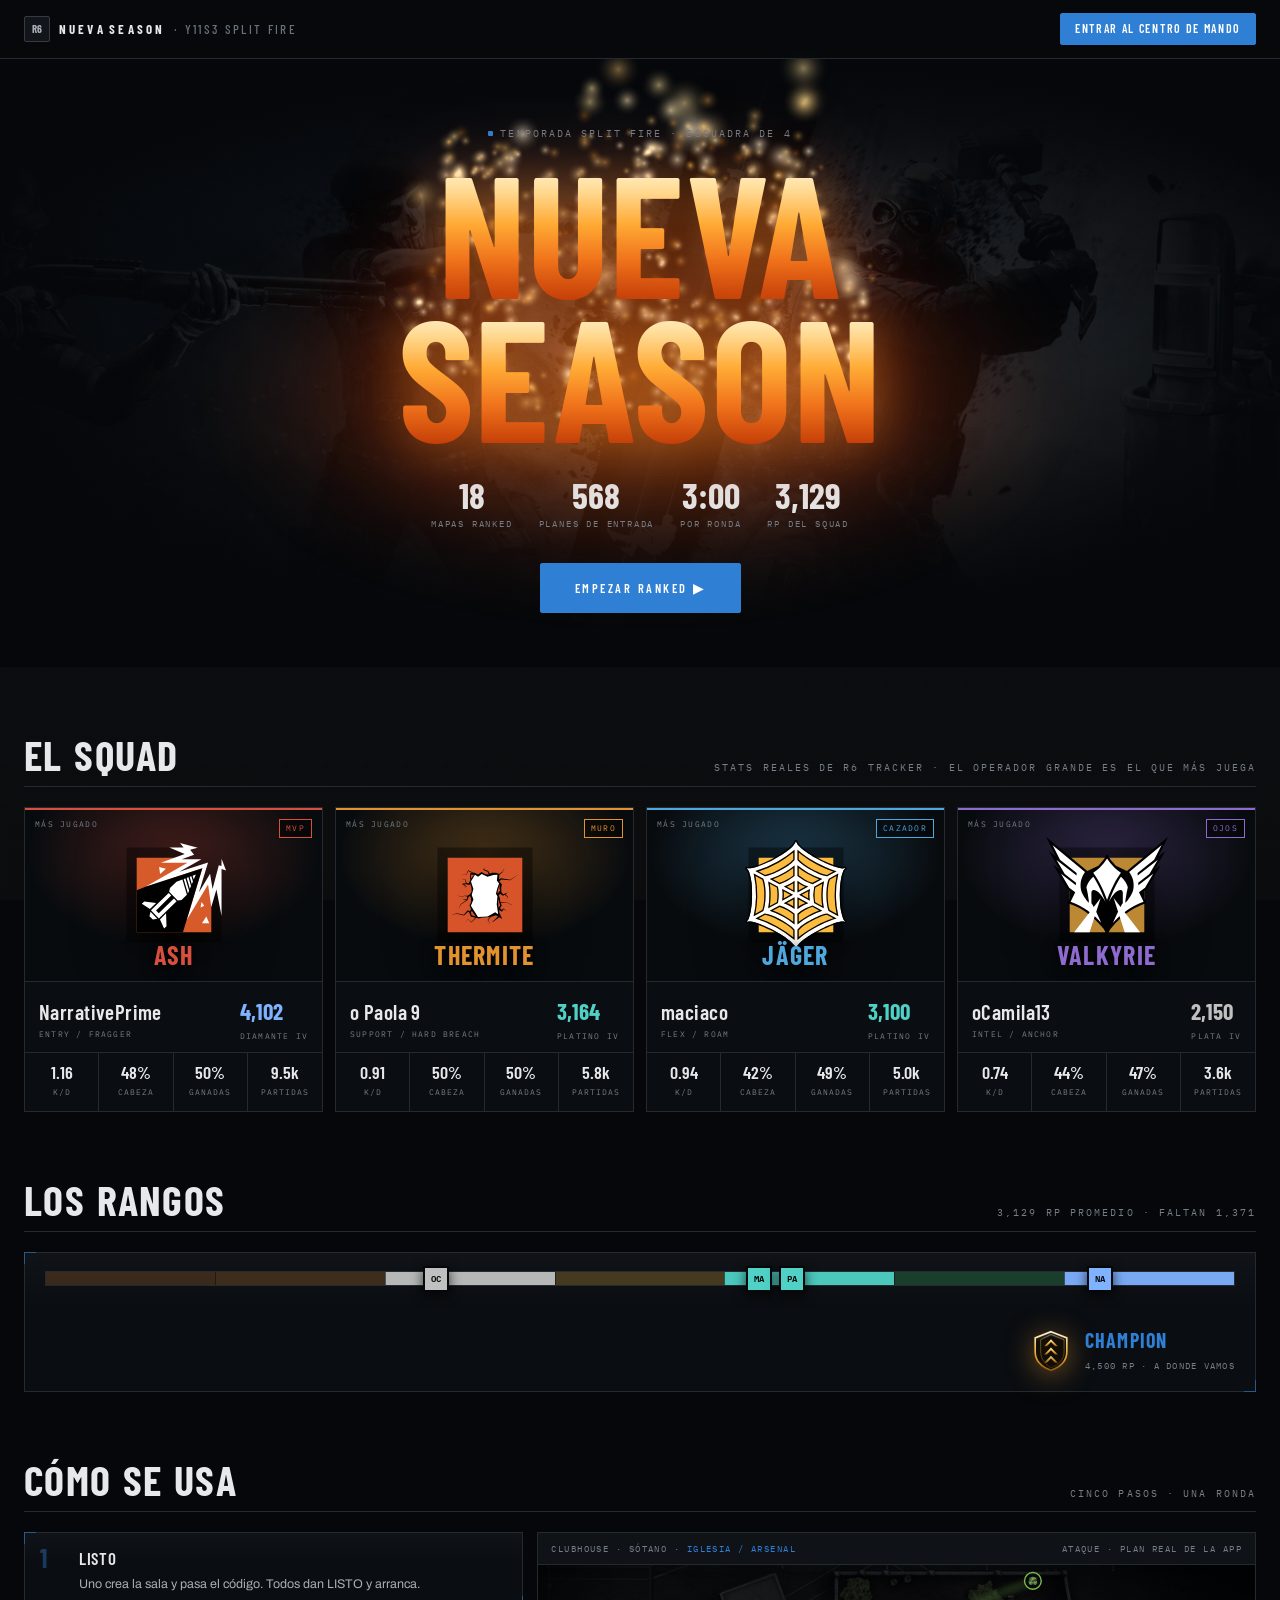
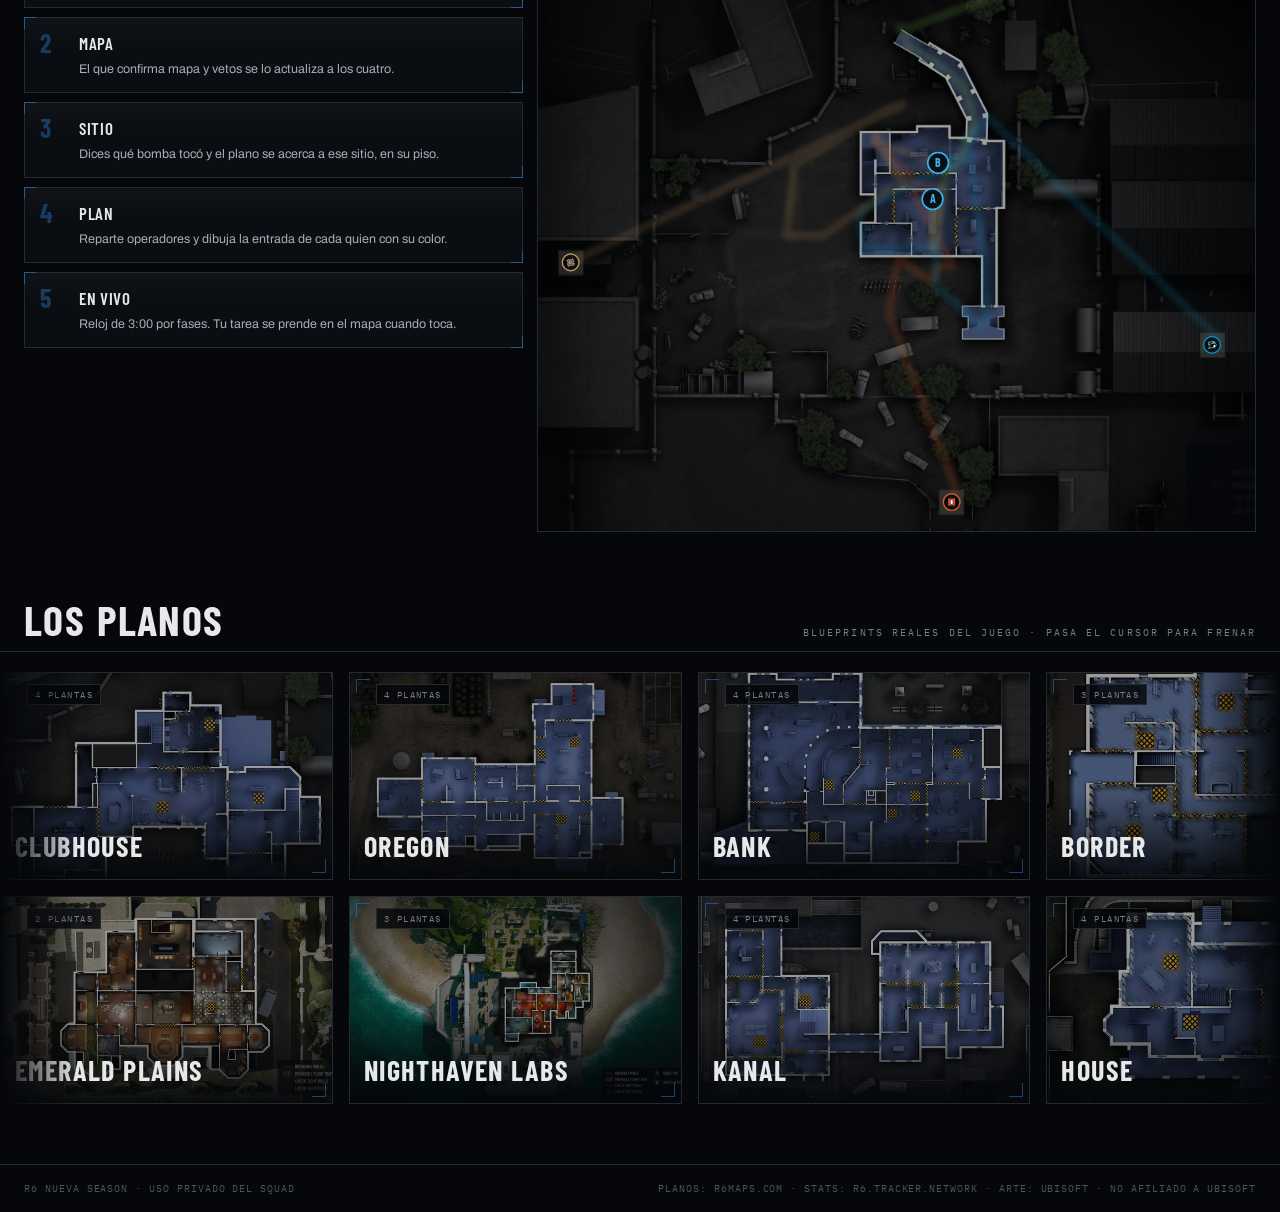
<file: index.html>
<!doctype html>
<html lang="es">
<head>
<meta charset="utf-8">
<meta name="viewport" content="width=device-width,initial-scale=1">
<title>R6 NUEVA SEASON · Centro de mando del squad</title>
<link rel="icon" href="data:image/svg+xml,<svg xmlns='http://www.w3.org/2000/svg' viewBox='0 0 32 32'><rect width='32' height='32' rx='4' fill='%230a0b0d'/><text x='16' y='22' font-family='monospace' font-weight='700' font-size='15' fill='%23e2932f' text-anchor='middle'>R6</text></svg>">
<link rel="preconnect" href="https://fonts.googleapis.com"><link rel="preconnect" href="https://fonts.gstatic.com" crossorigin><link href="https://fonts.googleapis.com/css2?family=Barlow+Condensed:wght@500;600;700&family=Saira+Condensed:wght@500;600;700&family=Oswald:wght@400;500;600&family=Archivo:wght@400;500;600&family=IBM+Plex+Mono:wght@400;500;600&display=swap" rel="stylesheet">
<link rel="stylesheet" href="css/base.css?v=1788492722">
<style>
body{background:#05070a}
.wrap{max-width:1280px;margin:0 auto;padding:0 24px}

/* ---------- chrome HUD ---------- */
header.top{position:sticky;top:0;z-index:30;display:flex;align-items:center;justify-content:space-between;
  padding:13px 24px;border-bottom:1px solid var(--line);background:rgba(5,7,10,.86);backdrop-filter:blur(10px)}
.hud{position:relative;border:1px solid var(--line);background:linear-gradient(180deg,rgba(255,255,255,.022),transparent 40%),#0a0d11}
.hud::before,.hud::after{content:"";position:absolute;width:11px;height:11px;border:1px solid var(--acc);opacity:.55;pointer-events:none}
.hud::before{left:-1px;top:-1px;border-right:0;border-bottom:0}
.hud::after{right:-1px;bottom:-1px;border-left:0;border-top:0}
.tag{display:inline-flex;align-items:center;gap:7px;font-family:var(--mono);font-size:9.5px;letter-spacing:.22em;
  text-transform:uppercase;color:var(--dim)}
.tag b{width:5px;height:5px;background:var(--acc);border-radius:1px;animation:late 2.4s ease-in-out infinite}
@keyframes late{0%,100%{opacity:1}50%{opacity:.25}}
.sec{padding:66px 0 0}
.sec .hd{display:flex;align-items:flex-end;justify-content:space-between;gap:16px;margin-bottom:20px;flex-wrap:wrap;
  border-bottom:1px solid var(--line);padding-bottom:11px}
.sec .hd h2{font-family:var(--disp);font-weight:700;text-transform:uppercase;font-size:clamp(25px,3.9vw,42px);
  letter-spacing:.03em;margin:0;line-height:1}
.sec .hd h2 em{font-style:normal;color:var(--acc)}

/* ---------- 1. hero con fuego ---------- */
.hero{position:relative;display:flex;flex-direction:column;align-items:center;justify-content:center;
  padding:clamp(46px,7vh,86px) 24px clamp(44px,6vh,72px);isolation:isolate}
/* key art oficial de Siege detras; se apaga fuerte para que el fuego y el titulo manden */
.hero .bg{position:absolute;inset:0;z-index:-4;background:#05070a;overflow:hidden}
.hero .bg img{position:absolute;inset:0;width:100%;height:100%;object-fit:cover;object-position:50% 42%;
  opacity:.46;filter:grayscale(.28) contrast(1.06) brightness(.82);
  animation:derivar 26s ease-in-out infinite alternate}
@keyframes derivar{from{transform:scale(1.06) translateX(-1.2%)}to{transform:scale(1.12) translateX(1.2%)}}
.hero .velo{position:absolute;inset:0;z-index:-3;pointer-events:none;
  background:radial-gradient(64% 56% at 50% 46%,rgba(5,7,10,.30),rgba(5,7,10,.80) 62%,#05070a 92%),
             linear-gradient(180deg,rgba(5,7,10,.9),transparent 22%,transparent 62%,#05070a 100%),
             radial-gradient(58% 44% at 50% 62%,rgba(224,96,20,.20),transparent 72%)}
.hero .rej{position:absolute;inset:0;z-index:-3;opacity:.20;
  background-image:linear-gradient(rgba(255,255,255,.05) 1px,transparent 1px),linear-gradient(90deg,rgba(255,255,255,.05) 1px,transparent 1px);
  background-size:64px 64px;
  -webkit-mask-image:radial-gradient(64% 58% at 50% 46%,#000,transparent 78%);mask-image:radial-gradient(64% 58% at 50% 46%,#000,transparent 78%)}
#fuego{position:absolute;left:0;top:0;z-index:-2;pointer-events:none;mix-blend-mode:screen;filter:blur(.5px) saturate(1.12)}
.hero .aura{position:absolute;left:0;right:0;top:48%;height:min(660px,72vh);transform:translateY(-50%);
  z-index:-2;pointer-events:none;
  background:radial-gradient(44% 40% at 50% 56%,rgba(255,146,38,.5),rgba(212,62,10,.24) 44%,transparent 74%);
  filter:blur(42px);animation:aura 3.6s ease-in-out infinite;opacity:.85}
@keyframes aura{0%,100%{opacity:.66;transform:translateY(-50%) scale(1)}50%{opacity:1;transform:translateY(-50%) scale(1.06)}}
.hero .caja{position:relative;text-align:center;width:100%}
.hero .kick{margin-bottom:18px}
#titulo{font-family:var(--disp);font-weight:700;line-height:.84;letter-spacing:.006em;margin:0;text-transform:uppercase;
  font-size:clamp(54px,13.4vw,178px);position:relative}
#titulo span{display:block;
  background:linear-gradient(180deg,#fff6e2 0%,#ffdf9e 20%,#ffab35 46%,#f0721b 72%,#c23c07 100%);
  -webkit-background-clip:text;background-clip:text;color:transparent;
  filter:drop-shadow(0 0 26px rgba(255,150,45,.45)) drop-shadow(0 6px 46px rgba(200,52,8,.4))}
#titulo span:first-child{animation:brotar .8s cubic-bezier(.2,.75,.3,1) both}
#titulo span:last-child{animation:brotar .8s cubic-bezier(.2,.75,.3,1) .16s both}
@keyframes brotar{from{opacity:0;transform:translateY(30px) scaleY(.82)}to{opacity:1;transform:none}}
.hero .pie{display:flex;gap:26px;justify-content:center;flex-wrap:wrap;margin-top:30px}
.hero .pie div{text-align:center}
.hero .pie b{display:block;font-family:var(--disp);font-size:clamp(24px,3.4vw,36px);font-weight:700;line-height:1;color:var(--ink)}
.hero .pie small{font-family:var(--mono);font-size:9px;letter-spacing:.2em;text-transform:uppercase;color:var(--dim)}
.hero .go{margin-top:30px;display:inline-flex}
.hero .go .btn{height:50px;padding:0 34px;font-size:12.5px;letter-spacing:.2em}

/* ---------- 2. squad ---------- */
.roster{display:grid;grid-template-columns:repeat(auto-fit,minmax(226px,1fr));gap:12px}
@media(min-width:1080px){.roster{grid-template-columns:repeat(4,1fr)}}
.mem{position:relative;overflow:hidden;display:flex;flex-direction:column;transition:transform .35s cubic-bezier(.2,.7,.3,1)}
.mem:hover{transform:translateY(-4px)}
.mem .bar{height:2px;background:var(--c,var(--acc))}
.mem .op{position:relative;height:172px;display:grid;place-items:center;overflow:hidden;border-bottom:1px solid var(--line);
  background:radial-gradient(68% 76% at 50% 26%,color-mix(in srgb,var(--c,var(--acc)) 30%,transparent),transparent 72%),#080b0e}
.mem .op img{width:128px;height:128px;object-fit:contain;filter:drop-shadow(0 12px 26px rgba(0,0,0,.65));
  transition:transform .55s cubic-bezier(.2,.7,.3,1)}
.mem:hover .op img{transform:scale(1.09) rotate(-1.5deg)}
.mem .op .opn{position:absolute;left:0;right:0;bottom:7px;text-align:center;font-family:var(--disp);font-weight:700;
  text-transform:uppercase;font-size:26px;letter-spacing:.05em;color:var(--c,var(--acc));text-shadow:0 2px 16px rgba(0,0,0,.9)}
.mem .op .rol{position:absolute;top:9px;left:10px;font-family:var(--mono);font-size:8px;letter-spacing:.16em;
  text-transform:uppercase;color:var(--dim)}
.mem .op .tg{position:absolute;top:9px;right:10px;font-family:var(--mono);font-size:8px;letter-spacing:.16em;
  padding:3px 6px;border:1px solid var(--c,var(--acc));color:var(--c,var(--acc));background:rgba(0,0,0,.45)}
.mem .id{display:flex;align-items:baseline;justify-content:space-between;gap:8px;padding:13px 14px 9px}
.mem .id b{font-family:var(--disp);font-size:21px;font-weight:600;line-height:1;letter-spacing:.02em}
.mem .id i{font-style:normal;font-family:var(--disp);font-size:23px;font-weight:700}
.mem .id em{display:block;font-style:normal;font-family:var(--mono);font-size:8px;letter-spacing:.15em;
  text-transform:uppercase;color:var(--dim);text-align:right;margin-top:3px}
.mem .st{display:grid;grid-template-columns:repeat(4,1fr);border-top:1px solid var(--line);margin-top:auto}
.mem .st div{padding:10px 4px;text-align:center;border-right:1px solid var(--line)}
.mem .st div:last-child{border-right:0}
.mem .st b{display:block;font-family:var(--disp);font-size:18px;font-weight:600;line-height:1}
.mem .st small{font-family:var(--mono);font-size:8px;letter-spacing:.13em;text-transform:uppercase;color:var(--dim)}

/* ---------- 3. rangos ---------- */
.rangos{padding:18px 20px 16px}
.lad{position:relative;padding-bottom:32px}
.tiers{display:flex;height:15px;overflow:hidden;border:1px solid var(--line)}
.tiers span{position:relative;flex:1 1 0;background:var(--c);opacity:.26;transition:opacity .4s}
.tiers span.hay{opacity:.95}
.tiers span+span{border-left:1px solid rgba(0,0,0,.55)}
.tiers em{position:absolute;left:0;right:0;top:20px;font-style:normal;font-family:var(--mono);font-size:8px;
  letter-spacing:.1em;text-transform:uppercase;color:var(--mute);text-align:center;white-space:nowrap;overflow:hidden}
.pins{position:absolute;left:0;right:0;top:-5px;height:24px}
.pins b{position:absolute;left:0;transform:translateX(-50%);width:26px;height:26px;border:2px solid #05070a;
  display:grid;place-items:center;font-family:var(--mono);font-size:9px;font-weight:600;color:#05070a;
  box-shadow:0 3px 12px rgba(0,0,0,.7);animation:pinIn .9s cubic-bezier(.2,.7,.3,1) both}
@keyframes pinIn{from{opacity:0;transform:translateX(-50%) translateY(-14px) scale(.5)}to{opacity:1}}
.meta{display:flex;align-items:center;gap:12px;justify-content:flex-end;margin-top:8px}
.meta img{filter:drop-shadow(0 4px 14px rgba(226,147,47,.5))}
.meta b{display:block;font-family:var(--disp);font-size:20px;letter-spacing:.06em;text-transform:uppercase;color:var(--acc)}
.meta small{font-family:var(--mono);font-size:9px;letter-spacing:.14em;text-transform:uppercase;color:var(--dim)}

/* ---------- 4. como se usa + mapa vivo ---------- */
.uso{display:grid;grid-template-columns:1fr;gap:14px}
@media(min-width:1000px){.uso{grid-template-columns:.82fr 1.18fr}}
.pasos{display:grid;gap:9px;align-content:start}
.paso{display:flex;gap:13px;align-items:flex-start;padding:13px 15px}
.paso .n{font-family:var(--disp);font-size:26px;font-weight:700;line-height:.9;color:var(--acc);opacity:.4;min-width:26px}
.paso b{display:block;font-family:var(--disp);font-size:17px;font-weight:600;text-transform:uppercase;letter-spacing:.04em;margin-bottom:3px}
.paso span{font-size:12.5px;line-height:1.5;color:var(--ink2)}
.tac{position:relative;overflow:hidden}
.tac .cab{display:flex;align-items:center;justify-content:space-between;gap:10px;padding:9px 13px;
  border-bottom:1px solid var(--line);font-family:var(--mono);font-size:9px;letter-spacing:.16em;text-transform:uppercase;color:var(--dim)}
.tac .cab i{font-style:normal;color:var(--acc)}
.tac .vis{position:relative;background:#05070a;aspect-ratio:1800/1420}
.tac .vis img{position:absolute;top:0;left:-21.111%;width:142.222%;height:101.408%;max-width:none;object-fit:fill;opacity:.62;filter:saturate(.85) contrast(1.05)}
.tac .vis svg{position:absolute;inset:0;width:100%;height:100%}
.tac .ru{fill:none;stroke-width:9;stroke-linecap:round;stroke-linejoin:round;
  stroke-dasharray:var(--l);stroke-dashoffset:var(--l);animation:trazar 9s ease-in-out infinite}
.tac .glow{fill:none;stroke-width:22;stroke-linecap:round;stroke-linejoin:round;opacity:.16;filter:blur(6px)}
@keyframes trazar{0%{stroke-dashoffset:var(--l)}42%,72%{stroke-dashoffset:0}100%{stroke-dashoffset:calc(var(--l) * -1)}}
.tac .bmb{animation:latir 2.2s ease-in-out infinite}
@keyframes latir{0%,100%{opacity:1}50%{opacity:.45}}
.corta{display:none}
@media(max-width:620px){
  header.top{padding:11px 14px}
  .brand i{display:none}
  .larga{display:none}.corta{display:inline}
  .wrap{padding:0 16px}
  .sec{padding:44px 0 0}
  .hero .pie{gap:16px}
}

/* ---------- 5. cinta infinita de planos, en grande ---------- */
.cinta{padding:66px 0 0;overflow:hidden}
.cinta .hd{max-width:1280px;margin:0 auto 20px;padding:0 24px;display:flex;align-items:flex-end;justify-content:space-between;
  gap:16px;flex-wrap:wrap;border-bottom:1px solid var(--line);padding-bottom:11px}
.cinta .hd h2{font-family:var(--disp);font-weight:700;text-transform:uppercase;font-size:clamp(25px,3.9vw,42px);
  letter-spacing:.03em;margin:0;line-height:1}
.cinta .hd h2 em{font-style:normal;color:var(--acc)}
.riel{position:relative;-webkit-mask-image:linear-gradient(90deg,transparent,#000 6%,#000 94%,transparent);
  mask-image:linear-gradient(90deg,transparent,#000 6%,#000 94%,transparent)}
.riel .via{display:flex;gap:16px;width:max-content;animation:correr 96s linear infinite;will-change:transform}
.riel:hover .via{animation-play-state:paused}
.riel+.riel{margin-top:16px}
.riel.rev .via{animation-direction:reverse;animation-duration:118s}
@keyframes correr{from{transform:translateX(0)}to{transform:translateX(-50%)}}
.plano{position:relative;flex:0 0 auto;width:clamp(300px,26vw,440px);aspect-ratio:16/10;overflow:hidden;
  border:1px solid var(--line);background:#080b0e;display:block;transition:border-color .3s}
.plano::before,.plano::after{content:"";position:absolute;width:13px;height:13px;border:1px solid var(--acc);opacity:.5;z-index:2}
.plano::before{left:6px;top:6px;border-right:0;border-bottom:0}
.plano::after{right:6px;bottom:6px;border-left:0;border-top:0}
.plano:hover{border-color:var(--acc)}
.plano img{width:100%;height:100%;object-fit:cover;opacity:.6;transition:opacity .4s,transform .7s cubic-bezier(.2,.7,.3,1)}
.plano:hover img{opacity:1;transform:scale(1.06)}
.plano .nm{position:absolute;left:0;right:0;bottom:0;padding:34px 14px 12px;font-family:var(--disp);font-weight:700;
  font-size:clamp(20px,2.2vw,30px);letter-spacing:.05em;text-transform:uppercase;color:var(--ink);
  background:linear-gradient(180deg,transparent,rgba(4,6,9,.94))}
.plano .fl{position:absolute;top:11px;left:26px;font-family:var(--mono);font-size:9px;letter-spacing:.16em;
  text-transform:uppercase;color:var(--dim);background:rgba(4,6,9,.82);border:1px solid var(--line);padding:3px 7px;z-index:2}
@media(prefers-reduced-motion:reduce){.riel .via{animation:none}.riel{overflow-x:auto}}
footer{margin-top:60px;padding:17px 24px;border-top:1px solid var(--line);font-family:var(--mono);font-size:9.5px;
  letter-spacing:.1em;text-transform:uppercase;color:var(--mute);display:flex;justify-content:space-between;flex-wrap:wrap;gap:8px}
@media(prefers-reduced-motion:reduce){#fuego{display:none}.hero .aura,.tac .ru,.tac .bmb{animation:none}.tac .ru{stroke-dashoffset:0}}
</style>
</head>
<body>
<div class="scanline"></div>

<header class="top">
  <a class="brand" href="index.html"><span class="r6">R6</span><b data-fx>Nueva Season</b><i class="flick">· Y11S3 Split Fire</i></a>
  <a class="btn p" href="app.html"><span class="larga">Entrar al centro de mando</span><span class="corta">Entrar</span></a>
</header>

<section class="hero">
  <div class="bg"><img src="img/ui/hero-r6.jpg" alt="" fetchpriority="high"></div><div class="velo"></div><div class="rej"></div><div class="aura"></div>
  <canvas id="fuego" aria-hidden="true"></canvas>
  <div class="caja">
    <div class="kick tag"><b></b> Temporada Split Fire · escuadra de 4</div>
    <h1 id="titulo"><span>Nueva</span><span>Season</span></h1>
    <div class="pie">
      <div><b id="kMapas">18</b><small>Mapas ranked</small></div>
      <div><b id="kPlanes">—</b><small>Planes de entrada</small></div>
      <div><b>3:00</b><small>Por ronda</small></div>
      <div><b id="kRp">—</b><small>RP del squad</small></div>
    </div>
    <div class="go"><a class="btn p" href="app.html">Empezar ranked ▶</a></div>
  </div>
</section>

<div class="wrap">
  <section class="sec" id="squad">
    <div class="hd"><h2 class="h-disp" data-fx>El <em>squad</em></h2><span class="tag">Stats reales de R6 Tracker · el operador grande es el que más juega</span></div>
    <div class="roster" id="roster"></div>
  </section>

  <section class="sec" id="rangos">
    <div class="hd"><h2 class="h-disp" data-fx>Los <em>rangos</em></h2><span class="tag" id="promRp">—</span></div>
    <div class="hud rangos">
      <div class="lad"><div class="tiers" id="tiers"></div><div class="pins" id="pins"></div></div>
      <div class="meta"><img src="img/ui/champion.svg" alt="" width="44" height="44"><div><b>Champion</b><small>4,500 RP · a donde vamos</small></div></div>
    </div>
  </section>

  <section class="sec" id="como">
    <div class="hd"><h2 class="h-disp" data-fx>Cómo se <em>usa</em></h2><span class="tag">Cinco pasos · una ronda</span></div>
    <div class="uso">
      <div class="pasos">
        <div class="hud paso"><span class="n">1</span><div><b>Listo</b><span>Uno crea la sala y pasa el código. Todos dan LISTO y arranca.</span></div></div>
        <div class="hud paso"><span class="n">2</span><div><b>Mapa</b><span>El que confirma mapa y vetos se lo actualiza a los cuatro.</span></div></div>
        <div class="hud paso"><span class="n">3</span><div><b>Sitio</b><span>Dices qué bomba tocó y el plano se acerca a ese sitio, en su piso.</span></div></div>
        <div class="hud paso"><span class="n">4</span><div><b>Plan</b><span>Reparte operadores y dibuja la entrada de cada quien con su color.</span></div></div>
        <div class="hud paso"><span class="n">5</span><div><b>En vivo</b><span>Reloj de 3:00 por fases. Tu tarea se prende en el mapa cuando toca.</span></div></div>
      </div>
      <div class="hud tac">
        <div class="cab"><span>Clubhouse · Sótano · <i>Iglesia / Arsenal</i></span><span>Ataque · plan real de la app</span></div>
        <div class="vis">
          <img src="img/maps/clubhouse/0.jpg" alt="Plano del sótano de Clubhouse" loading="lazy">
          <svg viewBox="380 0 1800 1420" preserveAspectRatio="xMidYMid slice" aria-hidden="true">
            <rect x="2010" y="1205" width="420" height="240" fill="#05070a" opacity=".95"/>
            <g id="rutas"></g>
            <g class="bmb">
              <circle cx="1371" cy="588" r="26" fill="rgba(6,9,13,.9)" stroke="#39b6f0" stroke-width="4"/>
              <text x="1371" y="599" text-anchor="middle" fill="#39b6f0" font-family="Barlow Condensed,sans-serif" font-weight="700" font-size="30">A</text>
              <circle cx="1385" cy="497" r="26" fill="rgba(6,9,13,.9)" stroke="#39b6f0" stroke-width="4"/>
              <text x="1385" y="508" text-anchor="middle" fill="#39b6f0" font-family="Barlow Condensed,sans-serif" font-weight="700" font-size="30">B</text>
            </g>
            <g id="monos"></g>
          </svg>
        </div>
      </div>
    </div>
  </section>
</div>


<section class="cinta">
  <div class="hd"><h2 class="h-disp" data-fx>Los <em>planos</em></h2><span class="tag">Blueprints reales del juego · pasa el cursor para frenar</span></div>
  <div class="riel"><div class="via" id="via1"></div></div>
  <div class="riel rev"><div class="via" id="via2"></div></div>
</section>

<footer><span>R6 Nueva Season · uso privado del squad</span><span>Planos: r6maps.com · Stats: r6.tracker.network · Arte: Ubisoft · No afiliado a Ubisoft</span></footer>

<script src="js/store.js?v=1788492722"></script>
<script src="js/fx.js?v=1788492722"></script>
<script src="js/theme.js?v=1788492722"></script>
<script src="js/data-ops.js?v=1788492722"></script>
<script src="js/data-squad.js?v=1788492722"></script>
<script src="js/data-ranks.js?v=1788492722"></script>
<script src="js/data-maps.js?v=1788492722"></script>
<script>
/* ============ 1. FUEGO: partículas que salen de las propias letras ============ */
(() => {
  const cv = document.getElementById('fuego'), tit = document.getElementById('titulo');
  if (!cv || !tit || matchMedia('(prefers-reduced-motion:reduce)').matches) return;
  const ctx = cv.getContext('2d');
  let emisores = [], P = [], W = 0, H = 0, DPR = Math.min(2, devicePixelRatio || 1), corriendo = false, esc = 1;

  // Lee la silueta REAL del título y saca los puntos por donde debe salir la llama.
  function leerLetras() {
    const r = tit.getBoundingClientRect(); if (!r.width) return false;
    const hr = cv.parentElement.getBoundingClientRect();
    esc = Math.min(1, r.width / 900);            // en telefono, llama mas corta
    // el lienzo nunca se sale del hero (si no, el telefono agarra scroll horizontal)
    const padX = Math.round(Math.min(r.height * .26, Math.max(0, (hr.width - r.width) / 2)));
    const padT = Math.round(r.height * (.55 + .31 * esc)), padB = Math.round(r.height * .18);
    W = Math.ceil(r.width + padX * 2); H = Math.ceil(r.height + padT + padB);
    cv.width = W * DPR; cv.height = H * DPR; cv.style.width = W + 'px'; cv.style.height = H + 'px';
    cv.style.left = Math.round(r.left - hr.left - padX) + 'px';     // pegado a las letras, no al centro del hero
    cv.style.top = Math.round(r.top - hr.top - padT) + 'px';
    ctx.setTransform(DPR, 0, 0, DPR, 0, 0);
    const pad = padX;

    const off = document.createElement('canvas'); off.width = W; off.height = H;
    const o = off.getContext('2d');
    const cs = getComputedStyle(tit.querySelector('span'));
    o.fillStyle = '#fff'; o.textAlign = 'center'; o.textBaseline = 'alphabetic';
    o.font = `${cs.fontWeight} ${cs.fontSize} ${cs.fontFamily}`;
    [...tit.querySelectorAll('span')].forEach(ln => {
      const b = ln.getBoundingClientRect();
      o.fillText(ln.textContent.toUpperCase(), W / 2, b.bottom - r.top + padT - b.height * .17);
    });
    const d = o.getImageData(0, 0, W, H).data;
    emisores = [];
    const paso = Math.max(2, Math.round(W / 320));
    for (let x = 0; x < W; x += paso) {
      let arriba = -1;
      for (let y = 0; y < H; y += 2) if (d[(y * W + x) * 4 + 3] > 90) { arriba = y; break; }
      if (arriba < 0) continue;
      emisores.push({ x, y: arriba });                          // el borde de arriba echa la llama larga
      for (let y = arriba; y < H; y += 9) if (d[(y * W + x) * 4 + 3] > 90) emisores.push({ x, y, dentro: 1 });
    }
    return emisores.length > 0;
  }

  const RAMPA = [[255, 252, 232], [255, 224, 150], [255, 168, 52], [236, 104, 20], [176, 44, 8], [78, 16, 6]];
  function color(t, a) {
    const i = Math.min(RAMPA.length - 2, Math.floor(t * (RAMPA.length - 1))), f = t * (RAMPA.length - 1) - i;
    const A = RAMPA[i], B = RAMPA[i + 1];
    return `rgba(${A[0] + (B[0] - A[0]) * f | 0},${A[1] + (B[1] - A[1]) * f | 0},${A[2] + (B[2] - A[2]) * f | 0},${a})`;
  }
  function nacer(n) {
    for (let k = 0; k < n && emisores.length; k++) {
      const e = emisores[(Math.random() * emisores.length) | 0];
      const borde = !e.dentro;
      P.push({ x: e.x + (Math.random() - .5) * (borde ? 6 : 4), y: e.y + (Math.random() - .5) * 4,
        vx: (Math.random() - .5) * .55, vy: -(borde ? 2.9 + Math.random() * 4.2 : 1.2 + Math.random() * 1.9) * (.6 + .4 * esc),
        r: ((borde ? 13 : 5.5) + Math.random() * (borde ? 17 : 8)) * (.55 + .45 * esc),
        vida: 0, max: (borde ? 72 : 40) + Math.random() * 58, s: Math.random() * 6.28 });
    }
  }

  let t = 0;
  function cuadro() {
    if (!corriendo) return;
    t += .016;
    ctx.clearRect(0, 0, W, H);
    ctx.globalCompositeOperation = 'lighter';
    nacer(Math.max(8, Math.round(W / 44)));            // menos particulas en pantallas chicas
    for (let i = P.length - 1; i >= 0; i--) {
      const p = P[i]; p.vida++;
      if (p.vida > p.max) { P.splice(i, 1); continue; }
      const k = p.vida / p.max;
      p.x += p.vx + Math.sin(t * 1.9 + p.s) * .5;               // la llama ondea
      p.y += p.vy; p.vy *= .988; p.vx *= .99;
      const rad = Math.max(.5, p.r * (1 - k * .55)), a = (1 - k) * (1 - k) * .68;
      const g = ctx.createRadialGradient(p.x, p.y, 0, p.x, p.y, rad);
      g.addColorStop(0, color(Math.min(1, k * 1.25), a));
      g.addColorStop(1, 'rgba(0,0,0,0)');
      ctx.fillStyle = g; ctx.beginPath(); ctx.arc(p.x, p.y, rad, 0, 6.2832); ctx.fill();
    }
    ctx.globalCompositeOperation = 'source-over';
    requestAnimationFrame(cuadro);
  }

  const arranca = () => { if (!leerLetras()) return; if (!corriendo) { corriendo = true; requestAnimationFrame(cuadro); } };
  (document.fonts ? document.fonts.ready : Promise.resolve()).then(() => setTimeout(arranca, 80));
  let rt; addEventListener('resize', () => { clearTimeout(rt); rt = setTimeout(() => { P = []; leerLetras(); }, 180); });
  document.addEventListener('visibilitychange', () => { if (document.hidden) corriendo = false; else if (emisores.length) { corriendo = true; requestAnimationFrame(cuadro); } });
})();

/* ============ 2. SQUAD, RANGOS Y PLAN REAL ============ */
(() => {
  const E = Store.esc;
  const COLS = { valeria: '#d94f3d', paola: '#e2932f', maciaco: '#4ea8de', camila: '#8f6bd0' };
  const rpDe = s => (s && s.season && s.season.rp) || (s && (s.seasons.find(x => x[1] > 0) || [])[1]) || 0;
  const rango = rp => (RANKS.rankOf ? RANKS.rankOf(rp, 3) : null);
  const opDe = id => (window.OPS || []).find(o => o.id === id);
  const R = SQUAD.filter(p => !p.removed && p.stats);

  document.getElementById('roster').innerHTML = R.map(p => {
    const s = p.stats, rp = rpDe(s), r = rango(rp), o = opDe(p.main), c = COLS[p.id] || 'var(--acc)';
    return `<div class="hud mem" style="--c:${c}">
      <div class="bar"></div>
      <div class="op"><span class="rol">Más jugado</span><span class="tg">${E(p.tag || '')}</span>
        <img src="img/ops/${E(p.main)}.svg" alt="" loading="lazy"><span class="opn">${E(o ? o.n : p.main)}</span></div>
      <div class="id"><div><b>${E(p.nick || p.id)}</b><em style="text-align:left">${E(p.role)}</em></div>
        <div><i style="color:${r ? r.color : 'var(--ink)'}">${rp.toLocaleString('es-MX')}</i><em>${r ? E(r.label) : 'sin rango'}</em></div></div>
      <div class="st">
        <div><b>${s.kd.toFixed(2)}</b><small>K/D</small></div>
        <div><b>${s.hs.toFixed(0)}%</b><small>Cabeza</small></div>
        <div><b>${s.win.toFixed(0)}%</b><small>Ganadas</small></div>
        <div><b>${(s.matches / 1000).toFixed(1)}k</b><small>Partidas</small></div>
      </div></div>`;
  }).join('');

  // escalera real de Ranked 3.0: 7 tramos de 500 RP, cada quien clavado en su RP
  const BASE = (RANKS.base && RANKS.base[3]) || 1000, TOP = 4500;
  const tiers = document.getElementById('tiers'), pins = document.getElementById('pins');
  RANKS.tiers.slice(0, 7).forEach(t => { const sp = document.createElement('span'); sp.style.setProperty('--c', t.c); sp.innerHTML = `<em>${t.n}</em>`; tiers.appendChild(sp); });
  const pos = rp => Math.max(0, Math.min(100, (rp - BASE) / (TOP - BASE) * 100));
  const ancho = 26 / (document.querySelector('.lad').clientWidth || 900) * 100 + .6;
  const gente = R.map(p => ({ p, rp: rpDe(p.stats), x: pos(rpDe(p.stats)) })).sort((a, b) => a.x - b.x);
  for (let k = 1; k < gente.length; k++) if (gente[k].x - gente[k - 1].x < ancho) gente[k].x = gente[k - 1].x + ancho;
  const sobra = gente.length ? gente[gente.length - 1].x - 100 : 0;
  if (sobra > 0) gente.forEach(g => { g.x -= sobra; });
  gente.forEach(({ p, rp, x }, i) => {
    const r = rango(rp), b = document.createElement('b');
    b.style.left = x + '%'; b.style.background = r ? r.color : 'var(--acc)'; b.style.animationDelay = (.2 + i * .12) + 's';
    b.textContent = (p.nick || p.id).replace(/^o\s+/i, '').slice(0, 2).toUpperCase();
    b.title = `${p.nick} · ${rp.toLocaleString('es-MX')} RP · ${r ? r.label : ''}`;
    pins.appendChild(b);
    const seg = tiers.children[r ? r.t : 0]; if (seg) seg.classList.add('hay');
  });
  const prom = Math.round(R.reduce((a, p) => a + rpDe(p.stats), 0) / Math.max(R.length, 1));
  document.getElementById('promRp').textContent = prom.toLocaleString('es-MX') + ' RP promedio · faltan ' + (TOP - prom).toLocaleString('es-MX');
  document.getElementById('kRp').textContent = prom.toLocaleString('es-MX');
  const ranked = (window.MAPS || []).filter(m => m.pool === 'ranked');
  document.getElementById('kMapas').textContent = ranked.length || 18;
  document.getElementById('kPlanes').textContent = ranked.reduce((a, m) => a + (m.sites || []).length, 0) * 8 || '—';


  // Cinta infinita de planos: cada mapa con su blueprint, dos rieles en sentidos opuestos.
  (async () => {
    let TH = {}; try { TH = await (await fetch('img/thumbs/index.json')).json(); } catch (e) {}
    const lista = (window.MAPS || []).filter(m => TH[m.id]).map(m => ({
      n: m.n, src: `img/thumbs/${m.id}.jpg`,
      fl: TH[m.id] + (TH[m.id] === 1 ? ' planta' : ' plantas')
    }));
    const cinta = document.querySelector('.cinta');
    if (lista.length < 4) { if (cinta) cinta.remove(); return; }
    const mitad = Math.ceil(lista.length / 2);
    const carta = m => `<a class="plano" href="app.html" title="${E(m.n)}"><img src="${E(m.src)}" loading="eager" decoding="async" alt=""><span class="fl">${E(m.fl)}</span><span class="nm">${E(m.n)}</span></a>`;
    const llena = (id, arr) => { const h = arr.map(carta).join(''); document.getElementById(id).innerHTML = h + h; };
    llena('via1', lista.slice(0, mitad));
    llena('via2', lista.slice(mitad).concat(lista.slice(0, 3)));
  })();

  // Plan real: estas rutas salieron del propio motor de la app (Clubhouse · Iglesia, ataque).
  const RUTAS = [
    { c: '#d75a28', op: 'thermite', x: 1419, y: 1349, d: 'M1430 1342 L1430 1318 L1261 875 L1278 776 L1288 739 L1368 799 L1384 759 L1401 755 L1420 755 L1304 535 L1228 431 L1227 445 L1337 555 L1390 558 L1374 713 L1371 588' },
    { c: '#0990bc', op: 'buck', x: 2073, y: 954, d: 'M2073 954 L2086 934 L1510 382 L1494 402 L1458 446 L1502 742 L1506 902 L1491 910 L1420 839 L1380 811 L1380 711 L1196 715 L1188 631 L1200 611 L1470 477 L1385 497' },
    { c: '#7bbc4b', op: 'zero', x: 1623, y: 40, d: 'M1623 40 L1314 158 L1286 158 L1316 208 L1386 250 L1446 302 L1469 357 L1474 406 L1434 490 L1406 522 L1374 713 L1371 588' },
    { c: '#bc9358', op: 'nomad', x: 462, y: 747, d: 'M462 747 L1297 349 L1256 363 L1024 503 L1004 679 L1096 679 L1268 563 L1299 558 L1228 431 L1227 445 L1385 497' }
  ];
  const NS = 'http://www.w3.org/2000/svg', gr = document.getElementById('rutas'), gm = document.getElementById('monos');
  const nodo = (t, at) => { const e = document.createElementNS(NS, t); for (const k in at) e.setAttribute(k, at[k]); return e; };
  RUTAS.forEach((r, i) => {
    gr.appendChild(nodo('path', { d: r.d, stroke: r.c, class: 'glow' }));
    const p = nodo('path', { d: r.d, stroke: r.c, class: 'ru' }); gr.appendChild(p);
    const L = Math.ceil(p.getTotalLength());
    p.style.setProperty('--l', L); p.style.animationDelay = (i * .55) + 's'; p.style.animationDuration = (7 + i * .6) + 's';
    const g = nodo('g', {});
    g.appendChild(nodo('circle', { cx: r.x, cy: r.y, r: 21, fill: 'rgba(6,9,13,.94)', stroke: r.c, 'stroke-width': 3.5 }));
    g.appendChild(nodo('image', { x: r.x - 15, y: r.y - 15, width: 30, height: 30, href: `img/ops/${r.op}.svg` }));
    gm.appendChild(g);
  });
})();
</script>
</body>
</html>
</file>
<file: css/base.css>
/* R6 NUEVA SEASON — base · centro de mando (sin neón, chapa mate y reglas finas) */
:root{
  --atk:#2f7fd4; --def:#8158c8; --obj:#d9a520;
  --bg:#0d0f11; --bg2:#111417; --panel:#15181c; --panel2:#1a1e23;
  --glass:linear-gradient(180deg,#181c21,#14171b);
  --line:#252a30; --line2:#343b43;
  --ink:#e6e8ea; --ink2:#a8afb6; --dim:#767e87; --mute:#4d545c;
  --acc:#2f7fd4; --acc2:#7fb4ea; --acc-dim:rgba(47,127,212,.14); --acc-glow:none;
  --red:#c8442f; --green:#5f9e50; --blue:#2f7fd4; --mag:#d9821f; --vio:#8a7fb5;
  --amber:#d9a520;
  --site:rgba(47,127,212,.16); --site-line:#2f7fd4;
  --mono:"IBM Plex Mono",ui-monospace,Menlo,monospace;
  --sans:"Archivo","Barlow Condensed",-apple-system,Arial,sans-serif;
  --disp:"Barlow Condensed","Saira Condensed",sans-serif;
  --r:2px;
}
*{box-sizing:border-box;margin:0;padding:0}
html,body{height:100%}
body{background:var(--bg);color:var(--ink);font:14px/1.45 var(--sans);-webkit-font-smoothing:antialiased;overflow-x:hidden;position:relative}
/* fondo: chapa mate + retícula técnica tenue, sin auroras de colores */
body::before{content:"";position:fixed;inset:0;z-index:-2;background:
  linear-gradient(180deg,#0f1215,#0b0d10 55%,#0a0c0e);}
body::after{content:"";position:fixed;inset:0;z-index:-1;pointer-events:none;opacity:.5;
  background-image:linear-gradient(rgba(255,255,255,.018) 1px,transparent 1px),linear-gradient(90deg,rgba(255,255,255,.018) 1px,transparent 1px);
  background-size:40px 40px}
a{color:inherit;text-decoration:none}
button,input,select,textarea{font:inherit;color:inherit;background:none;border:0}
button{cursor:pointer}
::selection{background:var(--acc);color:#fff}
.mono{font-family:var(--mono)}
.disp{font-family:var(--disp)}
.up{text-transform:uppercase;letter-spacing:.14em}
.k{font-family:var(--disp);font-size:11px;letter-spacing:.2em;text-transform:uppercase;color:var(--dim);font-weight:600}
.acc{color:var(--acc2)}
.dim{color:var(--dim)}
hr{border:0;border-top:1px solid var(--line);margin:14px 0}

/* superficies: chapa, no cristal */
.glass,.card,.modal .box,.pc,.tier,.slot,.opc,.members .m,.sq .m,.plate{
  background:var(--glass);border:1px solid var(--line);box-shadow:inset 0 1px 0 rgba(255,255,255,.03)}

/* botones: rectos, sin brillo */
.btn{display:inline-flex;align-items:center;gap:8px;height:32px;padding:0 14px;border:1px solid var(--line2);border-radius:var(--r);background:#191d22;color:var(--ink2);
  font-family:var(--disp);font-size:12px;letter-spacing:.14em;text-transform:uppercase;font-weight:600;transition:border-color .12s,color .12s,background .12s;position:relative}
.btn:hover{border-color:var(--acc);color:var(--ink);background:#1d232a}
.btn:active{background:#141819}
.btn.p{background:var(--acc);color:#fff;border-color:var(--acc)}
.btn.p:hover{background:#3d92e8;border-color:#3d92e8;color:#fff}
.btn.sm{height:26px;padding:0 10px;font-size:11px}
.btn.ghost{background:transparent;border-color:transparent;color:var(--dim)}
.btn.ghost:hover{color:var(--ink);border-color:var(--line2);background:transparent}
.btn.danger:hover{border-color:var(--red);color:#e8735d;background:#1d1615}
.btn:disabled{opacity:.35;cursor:not-allowed}

/* inputs */
.in{width:100%;height:34px;padding:0 10px;border:1px solid var(--line2);border-radius:var(--r);background:#0e1114;color:var(--ink);font-family:var(--mono);font-size:13px;transition:border-color .12s}
.in:focus{outline:0;border-color:var(--acc)}
.in::placeholder{color:var(--mute)}
select.in{appearance:none;-webkit-appearance:none;background-image:linear-gradient(45deg,transparent 50%,var(--dim) 50%),linear-gradient(135deg,var(--dim) 50%,transparent 50%);background-position:calc(100% - 15px) 14px,calc(100% - 10px) 14px;background-size:5px 5px;background-repeat:no-repeat;padding-right:30px}
select.in option{background:#15181c}
textarea.in{height:auto;padding:9px 10px;line-height:1.5;resize:vertical;font-size:12px}
label.f{display:block;margin-bottom:12px}
label.f>span{display:block;margin-bottom:6px}

/* etiquetas */
.chip{display:inline-flex;align-items:center;gap:6px;height:22px;padding:0 8px;border:1px solid var(--line2);border-radius:var(--r);
  font-family:var(--disp);font-size:11px;letter-spacing:.14em;text-transform:uppercase;font-weight:600;color:var(--ink2);white-space:nowrap;background:#12161a}
.chip.acc{border-color:var(--acc);color:var(--acc2);background:var(--acc-dim)}
.chip.red{border-color:rgba(200,68,47,.55);color:#e8735d}
.chip.green{border-color:rgba(95,158,80,.55);color:#82c072}
.chip.blue{border-color:rgba(47,127,212,.55);color:var(--acc2)}
.chip.dot::before{content:"";width:6px;height:6px;border-radius:50%;background:currentColor}

.card{border-radius:var(--r)}
.card>.h{display:flex;align-items:center;justify-content:space-between;gap:10px;padding:9px 12px;border-bottom:1px solid var(--line)}
.card>.b{padding:12px}
.scroll{overflow:auto}
*{scrollbar-width:thin;scrollbar-color:#2a3037 transparent}
::-webkit-scrollbar{width:9px;height:9px}
::-webkit-scrollbar-thumb{background:#2a3037;border-radius:0}
::-webkit-scrollbar-track{background:transparent}

.toast{position:fixed;left:50%;bottom:22px;transform:translateX(-50%) translateY(14px);background:#15181c;border:1px solid var(--line2);border-left:3px solid var(--acc);color:var(--ink);
  padding:9px 14px;border-radius:var(--r);font-family:var(--disp);font-size:12px;letter-spacing:.12em;text-transform:uppercase;opacity:0;pointer-events:none;transition:.16s;z-index:99}
.toast.on{opacity:1;transform:translateX(-50%) translateY(0)}

/* marca */
.brand{display:flex;align-items:center;gap:9px;font-family:var(--disp);letter-spacing:.24em;text-transform:uppercase;font-size:13px;font-weight:600;white-space:nowrap}
.brand .r6{display:inline-flex;align-items:center;justify-content:center;width:26px;height:26px;border:1px solid var(--line2);color:var(--ink2);font-weight:700;font-size:11px;letter-spacing:0;border-radius:var(--r);background:#12161a}
.brand b{font-weight:700;color:var(--ink)}
.brand i{font-style:normal;color:var(--dim);font-weight:500;letter-spacing:.18em}

/* ===== animación de texto: teletipo táctico (sin neón) ===== */
@keyframes glyphIn{0%{opacity:0;transform:translateY(-2px)}100%{opacity:1;transform:none}}
@keyframes cursorBlink{0%,49%{opacity:1}50%,100%{opacity:0}}
@keyframes sweepIn{0%{clip-path:inset(0 100% 0 0)}100%{clip-path:inset(0 0 0 0)}}
.fx .g{display:inline-block;animation:glyphIn .18s steps(2,end) both;animation-delay:calc(var(--i) * 16ms)}
.fx .g.sp{width:.28em}
.fx.fast .g{animation-duration:.12s;animation-delay:calc(var(--i) * 8ms)}
.sweep{animation:sweepIn .45s cubic-bezier(.4,0,.2,1) both}
.flick{opacity:.9}
.scanline{display:none}
.h-disp{font-family:var(--disp);font-weight:700;letter-spacing:.06em;text-transform:uppercase}
/* franja de peligro (objetivo) */
.hazard{background:repeating-linear-gradient(135deg,#8a6a12 0 7px,#15181c 7px 14px);height:3px}
.sideico{display:inline-flex;width:15px;height:15px;vertical-align:middle;margin-right:6px}
.sideico svg{width:100%;height:100%}
@media (prefers-reduced-motion:reduce){.fx .g,.sweep{animation:none!important}}
</file>
